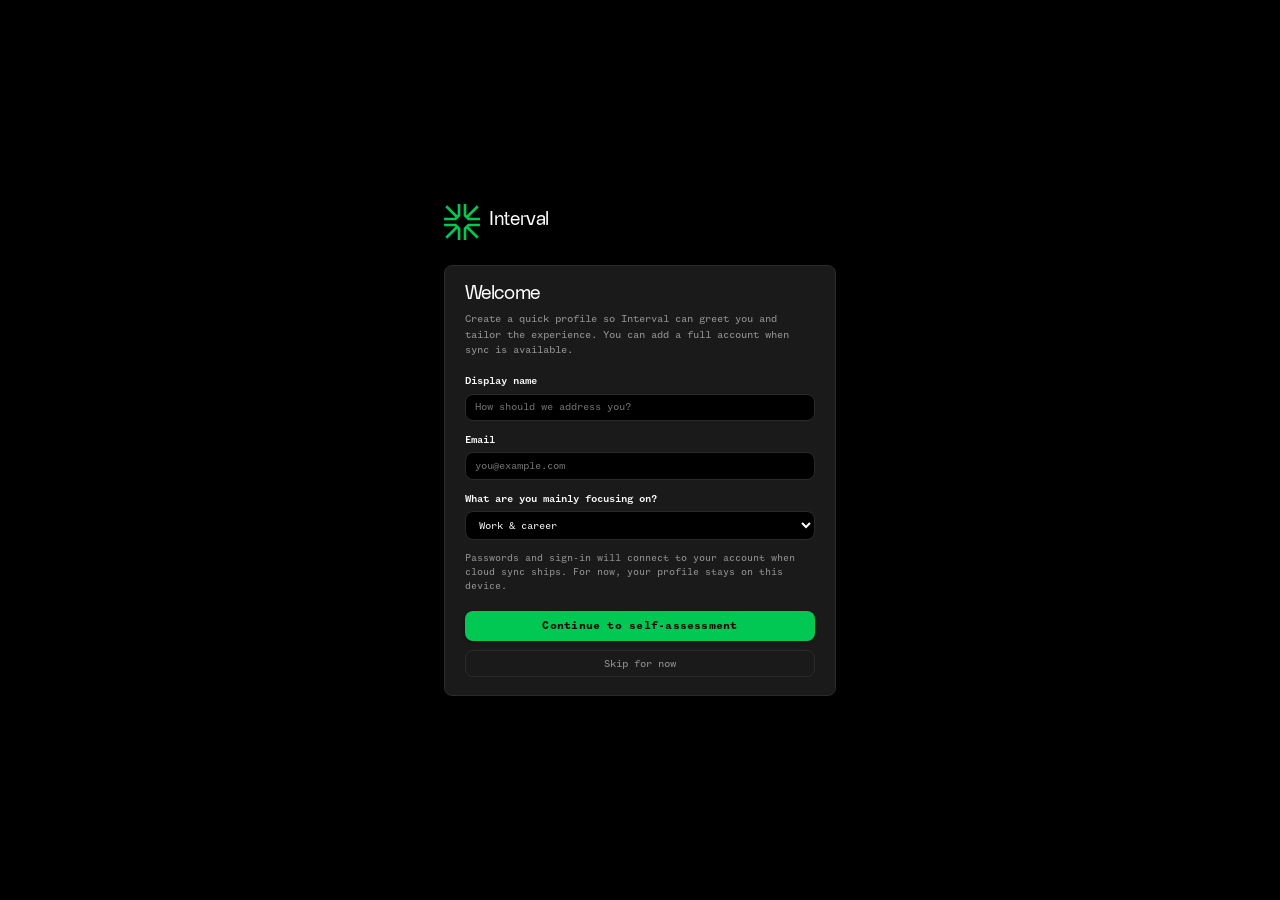
<file: index.html>
﻿<!DOCTYPE html>
<html lang="en" data-theme="dark">
  <head>
    <meta charset="utf-8" />
    <meta name="viewport" content="width=device-width, initial-scale=1" />
    <title>Interval — Dashboard</title>
    <script src="js/onboarding-guard.js"></script>
    <script>
      (function () {
        try {
          var t = localStorage.getItem("interval_theme");
          if (t === "light" || t === "amber") {
            document.documentElement.setAttribute("data-theme", t);
          }
          var ts = localStorage.getItem("interval_text_scale");
          if (ts === "sm" || ts === "lg") {
            document.documentElement.setAttribute("data-text-scale", ts);
          }
          var motion = localStorage.getItem("interval_motion");
          var reduce = false;
          if (motion === "reduce") reduce = true;
          else if (motion === "full") reduce = false;
          else if (window.matchMedia("(prefers-reduced-motion: reduce)").matches) reduce = true;
          if (reduce) document.documentElement.setAttribute("data-reduced-motion", "reduce");
          var nl = localStorage.getItem("interval_nav_layout");
          if (nl === "top") document.documentElement.setAttribute("data-nav-layout", "top");
        } catch (e) {}
      })();
    </script>
    <link rel="stylesheet" href="css/live-session.css" />
    <link rel="stylesheet" href="css/dashboard.css" />
  </head>
  <body class="page-dashboard">
    <div class="app">
      <aside class="sidebar" aria-label="Main navigation">
        <div class="sidebar__brand">
          <svg class="sidebar__logo" viewBox="0 0 268.71 269.64" aria-hidden="true" fill="currentColor">
            <polygon points="268.71 102.06 268.71 121.9 179.49 121.9 170.39 112.81 156.37 98.78 146.81 89.22 146.81 0 166.65 0 166.65 81.01 170.39 84.75 245.59 9.55 259.62 23.58 184.42 98.78 187.71 102.06 268.71 102.06"/>
            <polygon points="121.9 180.41 121.9 269.64 102.06 269.64 102.06 188.63 98.31 184.89 23.12 260.08 9.09 246.05 84.29 170.86 81 167.57 0 167.57 0 147.73 89.22 147.73 121.9 180.41"/>
            <polygon points="121.9 0 121.9 89.22 112.34 98.78 98.32 112.81 89.22 121.9 0 121.9 0 102.06 81 102.06 84.29 98.77 9.13 23.62 23.16 9.6 98.31 84.75 102.06 81.01 102.06 0 121.9 0"/>
            <polygon points="187.71 167.57 184.42 170.86 259.66 246.1 245.63 260.12 170.4 184.89 166.65 188.63 166.65 269.64 146.81 269.64 146.81 180.41 179.49 147.73 268.71 147.73 268.71 167.57 187.71 167.57"/>
          </svg>
          <span class="sidebar__title">Interval</span>
        </div>
        <nav class="sidebar__nav">
          <a class="sidebar__link sidebar__link--active" href="index.html" aria-current="page">
            <svg class="sidebar__icon" viewBox="0 0 24 24" fill="currentColor"><polygon points="2,2 11,2 11,8 8,11 2,11"/><polygon points="13,2 22,2 22,11 16,11 13,8"/><polygon points="2,13 8,13 11,16 11,22 2,22"/><polygon points="16,13 22,13 22,22 13,22 13,16"/></svg>
            Dashboard
          </a>
          <a class="sidebar__link" href="tracker.html">
            <svg class="sidebar__icon" viewBox="0 0 24 24" fill="currentColor"><polygon points="2,2 9,2 9,4.5 4.5,4.5 4.5,9 2,9"/><polygon points="15,2 22,2 22,9 19.5,9 19.5,4.5 15,4.5"/><polygon points="2,15 4.5,15 4.5,19.5 9,19.5 9,22 2,22"/><polygon points="19.5,15 22,15 22,22 15,22 15,19.5 19.5,19.5"/><rect x="10" y="10" width="4" height="4"/></svg>
            Tracker
          </a>
          <a class="sidebar__link" href="calendar.html">
            <svg class="sidebar__icon" viewBox="0 0 24 24" fill="currentColor"><polygon points="4,7 6,5 18,5 20,7 20,21 4,21"/><rect x="8" y="2" width="2.5" height="6"/><rect x="13.5" y="2" width="2.5" height="6"/><rect x="6" y="11" width="3" height="2"/><rect x="10.5" y="11" width="3" height="2"/><rect x="15" y="11" width="3" height="2"/><rect x="6" y="15" width="3" height="2"/><rect x="10.5" y="15" width="3" height="2"/></svg>
            Calendar
          </a>
          <a class="sidebar__link" href="guide.html">
            <svg class="sidebar__icon" viewBox="0 0 24 24" fill="currentColor"><path fill-rule="evenodd" d="M4 2L17 2L22 7L22 22L4 22ZM7 10L17 10L17 12L7 12ZM7 14L15 14L15 16L7 16Z"/></svg>
            Guide
          </a>
        </nav>
        <div class="sidebar__footer">
          <a class="sidebar__link" href="settings.html">
            <svg class="sidebar__icon" viewBox="0 0 24 24" fill="currentColor"><path fill-rule="evenodd" d="M9 2L15 2L20 7L20 17L15 22L9 22L4 17L4 7ZM9 9L15 9L15 15L9 15Z"/></svg>
            Settings
          </a>
        </div>
      </aside>

      <div class="main main--dashboard">
        <header class="main__header main__header--dashboard">
          <div class="dashboard-intro">
            <h1 class="main__title">Dashboard</h1>
            <p id="dashboard-motivation" class="dashboard-motivation" aria-live="polite"></p>
          </div>
        </header>

        <nav class="dashboard-tiles" aria-label="App areas">
          <a class="dashboard-tile" href="tracker.html">
            <div class="dashboard-tile__thumb">
              <svg viewBox="0 0 160 100" xmlns="http://www.w3.org/2000/svg" aria-hidden="true">
                <rect width="160" height="100" fill="var(--bg)"/>
                <line x1="16" y1="36" x2="148" y2="36" stroke="var(--chart-grid-stroke)" stroke-width="0.75" stroke-dasharray="3 5"/>
                <line x1="16" y1="68" x2="148" y2="68" stroke="var(--chart-grid-stroke)" stroke-width="0.75" stroke-dasharray="3 5"/>
                <defs>
                  <linearGradient id="dtt-g" x1="0" y1="0" x2="1" y2="0">
                    <stop offset="0%" stop-color="var(--deep)"/>
                    <stop offset="60%" stop-color="var(--focused)"/>
                    <stop offset="100%" stop-color="var(--neutral)"/>
                  </linearGradient>
                </defs>
                <polyline points="16,76 44,76 44,50 72,50 72,38 100,38 100,22 128,22 128,36 148,20"
                          fill="none" stroke="url(#dtt-g)" stroke-width="4.5"
                          stroke-linejoin="miter" stroke-linecap="square"/>
              </svg>
            </div>
            <div class="dashboard-tile__body">
              <h2 class="dashboard-tile__title">Tracker</h2>
              <p class="dashboard-tile__desc">Run reflective focus sessions, view the stability curve, and log distractions.</p>
            </div>
          </a>

          <a class="dashboard-tile" href="calendar.html">
            <div class="dashboard-tile__thumb">
              <svg viewBox="0 0 160 100" xmlns="http://www.w3.org/2000/svg" aria-hidden="true">
                <rect width="160" height="100" fill="var(--bg)"/>
                <line x1="14" y1="88" x2="148" y2="88" stroke="var(--chart-grid-stroke)" stroke-width="0.75"/>
                <rect x="14" y="76" width="14" height="12" fill="var(--neutral)" fill-opacity="0.5"/>
                <rect x="34" y="38" width="14" height="50" fill="var(--deep)" fill-opacity="0.65"/>
                <rect x="54" y="58" width="14" height="30" fill="var(--focused)" fill-opacity="0.6"/>
                <rect x="74" y="24" width="14" height="64" fill="var(--deep)" fill-opacity="0.7"/>
                <rect x="94" y="50" width="14" height="38" fill="var(--focused)" fill-opacity="0.55"/>
                <rect x="114" y="70" width="14" height="18" fill="var(--neutral)" fill-opacity="0.45"/>
                <rect x="134" y="44" width="14" height="44" fill="var(--deep)" fill-opacity="0.6"/>
              </svg>
            </div>
            <div class="dashboard-tile__body">
              <h2 class="dashboard-tile__title">Calendar</h2>
              <p class="dashboard-tile__desc">Browse session history by month, week, or day with focus scores.</p>
            </div>
          </a>

          <a class="dashboard-tile" href="guide.html">
            <div class="dashboard-tile__thumb">
              <svg viewBox="0 0 160 100" xmlns="http://www.w3.org/2000/svg" aria-hidden="true">
                <rect width="160" height="100" fill="var(--bg)"/>
                <rect x="16" y="16" width="10" height="10" fill="var(--deep)" fill-opacity="0.7"/>
                <rect x="34" y="19" width="88" height="4" fill="var(--text-muted)" opacity="0.55"/>
                <rect x="16" y="36" width="10" height="10" fill="var(--focused)" fill-opacity="0.65"/>
                <rect x="34" y="39" width="68" height="4" fill="var(--text-muted)" opacity="0.5"/>
                <rect x="16" y="56" width="10" height="10" fill="var(--surface-elevated)" stroke="var(--border-subtle)" stroke-width="1"/>
                <rect x="34" y="59" width="96" height="4" fill="var(--text-muted)" opacity="0.28"/>
                <rect x="16" y="76" width="10" height="10" fill="var(--surface-elevated)" stroke="var(--border-subtle)" stroke-width="1"/>
                <rect x="34" y="79" width="58" height="4" fill="var(--text-muted)" opacity="0.28"/>
              </svg>
            </div>
            <div class="dashboard-tile__body">
              <h2 class="dashboard-tile__title">Guide</h2>
              <p class="dashboard-tile__desc">Personalized recommendations, session presets, and your daily goal log.</p>
            </div>
          </a>
        </nav>
      </div>
    </div>
    <script src="js/profile.js"></script>
    <script src="js/behavior-tracking.js" defer></script>
    <script src="js/theme.js" defer></script>
    <script src="js/app-settings.js" defer></script>
    <script src="js/sidebar-brand.js" defer></script>
    <script src="js/nav-layout.js" defer></script>
    <script src="js/session-calendar.js" defer></script>
    <script src="js/dashboard-motivation.js" defer></script>
  </body>
</html>
</file>
<file: css/live-session.css>
/* Live Session — desktop layout, no utility framework */

@import url("./fonts.css");

:root,
html[data-theme="dark"] {
  --bg: #000000;
  --surface: #1a1a1a;
  --surface-elevated: #222222;
  --border-subtle: #2a2a2a;
  --text: #ffffff;
  --text-muted: #9a9a9a;
  --text-on-deep: #0a0a0a;
  --deep: #00c853;
  --focused: #ffd600;
  --neutral: #ff9100;
  --distracted: #d50000;
  --chart-grid-stroke: #333333;
  --chart-grid-mid: #444444;
  --dist-track-bg: #0d0d0d;
  --sidebar-width: 240px;
  --radius-card: 8px;
  --font-sans: "Rinter", system-ui, sans-serif;
  --font-mono: "Founders Grotesk Mono", ui-monospace, monospace;
  --text-scale-multiplier: 1;
  --font-ui: calc(0.8125rem * var(--text-scale-multiplier));
  --font-caption: calc(0.75rem * var(--text-scale-multiplier));
  --shadow-card: 0 1px 4px rgba(0,0,0,0.45), 0 2px 14px rgba(0,0,0,0.3);
  --shadow-card-hover: 0 4px 18px rgba(0,0,0,0.55), 0 10px 36px rgba(0,0,0,0.35);
  --shadow-sm: 0 1px 3px rgba(0,0,0,0.4);
  --shadow-sm-hover: 0 3px 10px rgba(0,0,0,0.5);
}

html[data-text-scale="sm"] {
  --text-scale-multiplier: 0.92;
}

html[data-text-scale="lg"] {
  --text-scale-multiplier: 1.1;
}

html[data-theme="light"] {
  --bg: #f2f2f2;
  --surface: #ffffff;
  --surface-elevated: #ebebeb;
  --border-subtle: #e0e0e0;
  --text: #141414;
  --text-muted: #616161;
  --text-on-deep: #0a0a0a;
  --deep: #00a344;
  --focused: #c9a000;
  --neutral: #e65100;
  --distracted: #c62828;
  --chart-grid-stroke: #d4d4d4;
  --chart-grid-mid: #b8b8b8;
  --dist-track-bg: #eaeaea;
  --shadow-card: 0 1px 3px rgba(0,0,0,0.07), 0 2px 12px rgba(0,0,0,0.08);
  --shadow-card-hover: 0 4px 16px rgba(0,0,0,0.1), 0 10px 32px rgba(0,0,0,0.08);
  --shadow-sm: 0 1px 3px rgba(0,0,0,0.12);
  --shadow-sm-hover: 0 3px 10px rgba(0,0,0,0.14);
}

/* Amber — warm dark mode that eliminates blue-spectrum light */
html[data-theme="amber"] {
  --bg: #120d00;
  --surface: #1d1500;
  --surface-elevated: #271c00;
  --border-subtle: #382800;
  --text: #f0d070;
  --text-muted: #7a6230;
  --text-on-deep: #0a0800;
  --deep: #00b84a;
  --focused: #d49200;
  --neutral: #c05600;
  --distracted: #b52000;
  --chart-grid-stroke: #2a1e00;
  --chart-grid-mid: #3c2c00;
  --dist-track-bg: #0e0900;
  --sidebar-width: 240px;
  --radius-card: 8px;
  --font-sans: "Rinter", system-ui, sans-serif;
  --font-mono: "Founders Grotesk Mono", ui-monospace, monospace;
  --text-scale-multiplier: 1;
  --font-ui: calc(0.8125rem * var(--text-scale-multiplier));
  --font-caption: calc(0.75rem * var(--text-scale-multiplier));
  --shadow-card: 0 1px 4px rgba(0,0,0,0.5), 0 2px 14px rgba(0,0,0,0.35);
  --shadow-card-hover: 0 4px 18px rgba(0,0,0,0.6), 0 10px 36px rgba(0,0,0,0.4);
  --shadow-sm: 0 1px 3px rgba(0,0,0,0.45);
  --shadow-sm-hover: 0 3px 10px rgba(0,0,0,0.55);
}

*,
*::before,
*::after {
  box-sizing: border-box;
}

html,
body {
  margin: 0;
  min-height: 100%;
  background: var(--bg);
  color: var(--text);
  font-family: var(--font-mono);
  font-size: 14px;
  font-weight: 400;
  line-height: 1.45;
  -webkit-font-smoothing: antialiased;
}

a {
  color: inherit;
  text-decoration: none;
}

button {
  font-family: inherit;
  cursor: pointer;
}

.app {
  display: flex;
  min-height: 100vh;
}

/* ——— Sidebar ——— */

.sidebar {
  width: var(--sidebar-width);
  flex-shrink: 0;
  background: var(--surface);
  border-right: 1px solid var(--border-subtle);
  display: flex;
  flex-direction: column;
  padding: 1.5rem 1rem 1.25rem;
}

.sidebar__brand {
  display: flex;
  align-items: center;
  gap: 0.65rem;
  padding: 0 0.5rem 1.5rem;
  border-bottom: 1px solid var(--border-subtle);
  margin-bottom: 1rem;
  user-select: none;
}

.sidebar__logo {
  width: 28px;
  height: 28px;
  flex-shrink: 0;
  color: var(--deep);
}

.sidebar__title {
  font-family: var(--font-sans);
  font-size: 1.25rem;
  font-weight: 500;
  letter-spacing: -0.02em;
}

.sidebar__nav {
  display: flex;
  flex-direction: column;
  gap: 0.35rem;
  flex: 1;
}

.sidebar__link {
  display: flex;
  align-items: center;
  gap: 0.65rem;
  padding: 0.55rem 0.65rem;
  border-radius: var(--radius-card);
  color: var(--text);
  transition: background 0.15s ease, color 0.15s ease;
}

.sidebar__link:hover {
  background: var(--surface-elevated);
}

.sidebar__link--active {
  background: var(--deep);
  color: var(--text-on-deep);
}

.sidebar__link--active:hover {
  background: var(--deep);
  filter: brightness(1.06);
}

.sidebar__icon {
  width: 18px;
  height: 18px;
  flex-shrink: 0;
  opacity: 0.9;
}

.sidebar__link--active .sidebar__icon {
  color: var(--text-on-deep);
  opacity: 1;
}

.sidebar__footer {
  display: flex;
  flex-direction: column;
  gap: 0.35rem;
  padding-top: 1rem;
  border-top: 1px solid var(--border-subtle);
}

.sidebar__settings {
  display: flex;
  flex-direction: column;
  gap: 0.35rem;
}

.sidebar__settings-trigger {
  width: 100%;
  border: none;
  background: none;
  font: inherit;
  text-align: left;
  cursor: pointer;
}

.sidebar__settings-panel {
  padding: 0.5rem 0.65rem 0.75rem;
  margin: 0 0 0.15rem;
  border-radius: var(--radius-card);
  background: var(--surface-elevated);
  box-shadow: var(--shadow-card);
  max-height: min(70vh, 22rem);
  overflow-y: auto;
}

.settings-field {
  display: flex;
  flex-direction: column;
  gap: 0.5rem;
}

.settings-field__label {
  font-size: 0.6875rem;
  font-weight: 500;
  letter-spacing: 0.06em;
  text-transform: uppercase;
  color: var(--text-muted);
}

.theme-switch-row {
  display: flex;
  align-items: center;
  justify-content: space-between;
  gap: 0.75rem;
}

.theme-switch-row__text {
  font-size: 0.8125rem;
  color: var(--text);
}

.theme-switch {
  position: relative;
  width: 44px;
  height: 24px;
  flex-shrink: 0;
  border: none;
  border-radius: 999px;
  padding: 0;
  cursor: pointer;
  background: var(--border-subtle);
  transition: background 0.2s ease;
}

.theme-switch[aria-checked="true"] {
  background: var(--deep);
}

.theme-switch:focus-visible {
  outline: 2px solid var(--deep);
  outline-offset: 2px;
}

.theme-switch__knob {
  position: absolute;
  top: 3px;
  left: 3px;
  width: 18px;
  height: 18px;
  border-radius: 50%;
  background: var(--surface);
  box-shadow: 0 1px 3px rgba(0, 0, 0, 0.35);
  transition: transform 0.2s ease;
  pointer-events: none;
}

.theme-switch[aria-checked="true"] .theme-switch__knob {
  transform: translateX(20px);
  background: var(--text-on-deep);
}

html[data-theme="light"] .theme-switch[aria-checked="false"] .theme-switch__knob {
  background: #ffffff;
}

.sidebar__settings-panel .settings-field:not(:first-child) {
  margin-top: 0.65rem;
  padding-top: 0.65rem;
  border-top: 1px solid var(--border-subtle);
}

.settings-select {
  width: 100%;
  max-width: 100%;
  font-family: inherit;
  font-size: 0.8125rem;
  padding: 0.35rem 0.45rem;
  border-radius: var(--radius-card);
  border: 1px solid var(--border-subtle);
  background: var(--surface);
  color: var(--text);
}

.settings-select:focus-visible {
  outline: 2px solid var(--deep);
  outline-offset: 1px;
}

.settings-btn {
  display: block;
  width: 100%;
  margin-top: 0.35rem;
  padding: 0.4rem 0.55rem;
  font-family: inherit;
  font-size: 0.8125rem;
  border-radius: var(--radius-card);
  border: 1px solid var(--border-subtle);
  background: var(--surface);
  color: var(--text);
}

.settings-btn:hover {
  background: var(--surface-elevated);
  border-color: var(--text-muted);
}

.settings-btn:focus-visible {
  outline: 2px solid var(--deep);
  outline-offset: 1px;
}

html[data-reduced-motion="reduce"] *,
html[data-reduced-motion="reduce"] *::before,
html[data-reduced-motion="reduce"] *::after {
  animation-duration: 0.001ms !important;
  animation-iteration-count: 1 !important;
  transition-duration: 0.001ms !important;
  scroll-behavior: auto !important;
}

/* ——— Main ——— */

.main {
  flex: 1;
  min-width: 0;
  display: flex;
  flex-direction: column;
  padding: 1.5rem 1.75rem 1.75rem;
}

.main__header {
  display: flex;
  flex-wrap: wrap;
  align-items: center;
  gap: 1rem 1.5rem;
  margin-bottom: 1.5rem;
}

.main__title {
  font-family: var(--font-sans);
  font-size: clamp(1.75rem, 3vw, 2.25rem);
  font-weight: 500;
  letter-spacing: -0.03em;
  margin: 0;
  line-height: 1.1;
}

.main__header-spacer {
  flex: 1;
  min-width: 0;
}

.header-actions {
  display: flex;
  align-items: center;
  gap: 0.65rem;
}


.btn-primary {
  border: none;
  border-radius: var(--radius-card);
  padding: 0.65rem 1.15rem;
  background: var(--deep);
  color: var(--text-on-deep);
  font-size: var(--font-ui);
  font-weight: 600;
  letter-spacing: 0.02em;
  box-shadow: var(--shadow-sm);
  transition: filter 0.15s ease, transform 0.1s ease, box-shadow 0.15s ease;
}

.btn-primary:hover {
  filter: brightness(1.08);
  box-shadow: var(--shadow-sm-hover);
  transform: translateY(-1px);
}

.btn-primary:active {
  transform: scale(0.99) translateY(0);
  box-shadow: var(--shadow-sm);
}

.btn-primary--end {
  background: var(--distracted);
}

.btn-secondary {
  border: 1px solid var(--border-subtle);
  border-radius: var(--radius-card);
  padding: 0.65rem 1.15rem;
  background: transparent;
  color: var(--text-muted);
  font-size: var(--font-ui);
  font-weight: 500;
  letter-spacing: 0.02em;
  transition: border-color 0.15s ease, color 0.15s ease, background 0.15s ease, box-shadow 0.15s ease, transform 0.1s ease;
}

.btn-secondary:hover {
  border-color: var(--text-muted);
  color: var(--text);
  box-shadow: var(--shadow-sm);
  transform: translateY(-1px);
}

.btn-secondary:active {
  transform: scale(0.99) translateY(0);
  box-shadow: none;
}

.btn-secondary:disabled {
  opacity: 0.45;
  cursor: not-allowed;
}

.btn-secondary--active {
  border-color: var(--deep);
  color: var(--deep);
}

.btn-secondary--active:hover {
  border-color: var(--deep);
  color: var(--deep);
  background: color-mix(in srgb, var(--deep) 8%, transparent);
}

/* HR BPM pill (appears in header-meta when device is connected) */
.hr-bpm-pill {
  color: var(--deep);
  border-color: var(--deep);
}

.hr-ecg-icon {
  width: 18px;
  height: 18px;
  flex-shrink: 0;
  stroke: var(--deep);
}

.header-meta {
  display: flex;
  align-items: center;
  gap: 0.65rem;
  flex-wrap: wrap;
}

.pill {
  display: inline-flex;
  align-items: center;
  gap: 0.5rem;
  padding: 0.45rem 0.85rem;
  background: var(--surface);
  border-radius: 999px;
  font-size: var(--font-ui);
  color: var(--text-muted);
  border: 1px solid var(--border-subtle);
}

.pill__dot {
  width: 8px;
  height: 8px;
  border-radius: 2px;
  background: var(--text-muted);
  flex-shrink: 0;
  transition: background 0.3s ease;
}

.pill__dot--pulse {
  background: var(--deep);
  animation: dot-pulse 2s ease-in-out infinite;
}

@keyframes dot-pulse {
  0%, 100% { opacity: 1; }
  50% { opacity: 0.35; }
}

.pill__time {
  color: var(--text);
  font-variant-numeric: tabular-nums;
}

/* ——— Dashboard grid ——— */

.dashboard-grid {
  display: grid;
  grid-template-columns: minmax(0, 1fr) minmax(0, 1fr) 260px;
  grid-template-rows: minmax(220px, 1fr) minmax(220px, 1fr) auto;
  gap: 1rem;
  flex: 1;
  min-height: 0;
}

.card {
  background: var(--surface);
  border-radius: var(--radius-card);
  box-shadow: var(--shadow-card);
  padding: 1rem 1.1rem;
  display: flex;
  flex-direction: column;
  min-height: 0;
}

.card__title {
  margin: 0 0 0.75rem;
  padding-bottom: 0.65rem;
  border-bottom: 1px solid var(--border-subtle);
  font-size: var(--font-ui);
  font-weight: 500;
  color: var(--text);
  letter-spacing: 0.04em;
  text-transform: none;
}

.card__title--sr-only {
  position: absolute;
  width: 1px;
  height: 1px;
  padding: 0;
  margin: -1px;
  overflow: hidden;
  clip: rect(0, 0, 0, 0);
  white-space: nowrap;
  border: 0;
}

.card__hint {
  margin: -0.35rem 0 0.65rem;
  font-size: var(--font-caption);
  line-height: 1.4;
  color: var(--text-muted);
}

/* Grid placement */
.cell-stability {
  grid-column: 1 / 3;
  grid-row: 1 / 3;
}

.cell-distraction {
  grid-column: 3;
  grid-row: 1;
}

.cell-session {
  grid-column: 3;
  grid-row: 2;
}

.cell-curve-key {
  grid-column: 1;
  grid-row: 3;
}

.cell-distribution {
  grid-column: 2;
  grid-row: 3;
}

.cell-friction {
  position: relative;
  grid-column: 3;
  grid-row: 3;
}

/* Stability chart */
.stability-chart-wrap {
  flex: 1;
  min-height: 260px;
  position: relative;
}

.stability-chart {
  width: 100%;
  height: 100%;
  display: block;
}

.stability-chart__axis-y {
  fill: var(--text-muted);
  font-family: var(--font-mono);
  letter-spacing: 0.07em;
  /* font-size is set as an SVG attribute (8.5 user units) so it scales
     proportionally with the viewBox rather than staying fixed in CSS px */
}

.stability-chart__axis-x {
  fill: var(--text-muted);
  font-size: var(--font-caption);
  font-family: var(--font-mono);
}

.stability-chart__grid {
  stroke: var(--chart-grid-stroke);
  stroke-width: 1;
  stroke-dasharray: 4 6;
  fill: none;
}

.stability-chart__grid--mid {
  stroke: var(--chart-grid-mid);
}

.stability-chart__marker-line {
  stroke: var(--distracted);
  stroke-dasharray: 4 4;
  opacity: 0.6;
}

.stability-chart__empty-msg {
  fill: var(--text-muted);
  font-size: var(--font-caption);
  font-family: var(--font-mono);
  letter-spacing: 0.04em;
}

/* Distraction list */
.distraction-list {
  list-style: none;
  margin: 0;
  padding: 0;
  display: flex;
  flex-direction: column;
  gap: 0.85rem;
}

.distraction-list__item {
  display: flex;
  align-items: flex-start;
  gap: 0.65rem;
  font-size: var(--font-ui);
}

.distraction-list__icon {
  width: 22px;
  height: 22px;
  flex-shrink: 0;
  color: var(--distracted);
  margin-top: 0.1rem;
}

.distraction-list__body {
  display: flex;
  flex-direction: column;
  gap: 0.2rem;
  min-width: 0;
}

.distraction-list__label {
  color: var(--text);
  font-weight: 500;
}

.distraction-list__time {
  font-size: var(--font-caption);
  color: var(--text-muted);
  font-variant-numeric: tabular-nums;
}

.distraction-list__empty {
  font-size: var(--font-ui);
  color: var(--text-muted);
  list-style: none;
  margin: 0;
  padding: 0.25rem 0 0;
}

/* Curve key — matches stability chart Y-axis bands */
.curve-key {
  display: flex;
  gap: 0.85rem;
  align-items: stretch;
  flex: 1;
  min-height: 0;
  margin-top: 0.15rem;
}

.curve-key__gradient {
  width: 14px;
  border-radius: 4px;
  flex-shrink: 0;
  border: 1px solid var(--border-subtle);
  background: linear-gradient(
    to bottom,
    var(--deep) 0%,
    var(--focused) 33%,
    var(--neutral) 66%,
    var(--distracted) 100%
  );
}

.curve-key__labels {
  list-style: none;
  margin: 0;
  padding: 0;
  display: flex;
  flex-direction: column;
  justify-content: space-between;
  flex: 1;
  font-size: var(--font-ui);
  color: var(--text);
  line-height: 1.25;
  min-height: 7.5rem;
}

.curve-key__labels li {
  display: flex;
  align-items: center;
  gap: 0.5rem;
}

.curve-key__swatch {
  width: 10px;
  height: 10px;
  border-radius: 2px;
  flex-shrink: 0;
}

.curve-key__swatch--deep {
  background: var(--deep);
}
.curve-key__swatch--focused {
  background: var(--focused);
}
.curve-key__swatch--neutral {
  background: var(--neutral);
}
.curve-key__swatch--distracted {
  background: var(--distracted);
}

/* Session summary */
.summary-lines {
  display: flex;
  flex-direction: column;
  gap: 0.5rem;
  font-size: var(--font-ui);
  font-variant-numeric: tabular-nums;
}

.summary-lines__row {
  display: flex;
  justify-content: space-between;
  gap: 1rem;
}

.summary-lines__label {
  color: var(--text-muted);
}

.summary-lines__value {
  color: var(--text);
}

/* Distribution bars */
.distribution {
  display: flex;
  flex-direction: column;
  gap: 0.65rem;
}

.distribution__row {
  display: grid;
  grid-template-columns: 72px 1fr auto;
  align-items: center;
  gap: 0.65rem;
}

.distribution__label {
  font-size: var(--font-ui);
  color: var(--text-muted);
}

.distribution__track {
  height: 10px;
  background: var(--dist-track-bg);
  border-radius: 999px;
  overflow: hidden;
  border: 1px solid var(--border-subtle);
}

.distribution__fill {
  height: 100%;
  border-radius: 999px;
  min-width: 4px;
  transition: width 0.4s ease;
}

.distribution__fill--deep {
  background: var(--deep);
}
.distribution__fill--focused {
  background: var(--focused);
}
.distribution__fill--neutral {
  background: var(--neutral);
}
.distribution__fill--distracted {
  background: var(--distracted);
}

.distribution__time {
  font-size: var(--font-ui);
  font-variant-numeric: tabular-nums;
  color: var(--text);
  min-width: 3.5rem;
  text-align: right;
}

/* Friction flag */
.btn-friction {
  width: 100%;
  flex: 1;
  min-height: 72px;
  border: none;
  border-radius: var(--radius-card);
  background: var(--distracted);
  color: var(--text);
  font-family: var(--font-mono);
  font-size: var(--font-ui);
  font-weight: 600;
  letter-spacing: 0.04em;
  text-transform: none;
  box-shadow: var(--shadow-sm);
  transition: filter 0.15s ease, transform 0.15s ease, box-shadow 0.15s ease;
}

.btn-friction:hover {
  filter: brightness(1.12);
  box-shadow: var(--shadow-sm-hover);
  transform: translateY(-1px);
}

.btn-friction:active {
  transform: scale(0.995) translateY(0);
  box-shadow: var(--shadow-sm);
}

.btn-friction:disabled {
  opacity: 0.45;
  cursor: not-allowed;
  filter: none;
  transform: none;
}

.btn-friction:disabled:hover {
  filter: none;
}

/* Friction picker dialog */
.friction-dialog {
  max-width: min(400px, calc(100vw - 2rem));
  padding: 0;
  border: none;
  border-radius: var(--radius-card);
  background: var(--surface);
  color: var(--text);
  box-shadow: var(--shadow-card-hover);
}

.friction-dialog::backdrop {
  background: rgba(0, 0, 0, 0.55);
  backdrop-filter: blur(2px);
}

.friction-dialog__inner {
  padding: 1.1rem 1.15rem 1rem;
}

.friction-dialog__title {
  margin: 0 0 0.35rem;
  font-size: var(--font-ui);
  font-weight: 600;
  letter-spacing: 0.02em;
}

.friction-dialog__hint {
  margin: 0 0 1rem;
  font-size: var(--font-caption);
  line-height: 1.4;
  color: var(--text-muted);
}

.friction-dialog__options {
  display: flex;
  flex-direction: column;
  gap: 0.5rem;
}

.friction-option {
  display: flex;
  align-items: center;
  gap: 0.75rem;
  width: 100%;
  padding: 0.65rem 0.75rem;
  border: 1px solid var(--border-subtle);
  border-radius: 10px;
  background: var(--surface-elevated, var(--surface));
  color: var(--text);
  font-family: inherit;
  font-size: var(--font-ui);
  text-align: left;
  cursor: pointer;
  transition: border-color 0.15s ease, background 0.15s ease;
}

.friction-option:hover {
  border-color: var(--distracted);
  background: color-mix(in srgb, var(--distracted) 12%, var(--surface));
}

.friction-option__icon {
  display: flex;
  width: 36px;
  height: 36px;
  flex-shrink: 0;
  align-items: center;
  justify-content: center;
  border-radius: 8px;
  background: color-mix(in srgb, var(--distracted) 18%, transparent);
  color: var(--distracted);
}

.friction-option__icon svg {
  width: 22px;
  height: 22px;
}

.friction-option__label {
  flex: 1;
  line-height: 1.3;
}

.friction-dialog__cancel {
  margin-top: 0.85rem;
  width: 100%;
  padding: 0.55rem 0.75rem;
  border: 1px solid var(--border-subtle);
  border-radius: 10px;
  background: transparent;
  color: var(--text-muted);
  font-family: var(--font-mono);
  font-size: var(--font-caption);
  cursor: pointer;
  transition: color 0.15s ease, border-color 0.15s ease;
}

.friction-dialog__cancel:hover {
  color: var(--text);
  border-color: var(--text-muted);
}

/* Friction dialog: step 2 — duration refinement */
.friction-dialog__back {
  display: inline-flex;
  align-items: center;
  gap: 0.3rem;
  margin: 0 0 0.85rem;
  padding: 0;
  border: none;
  background: transparent;
  color: var(--text-muted);
  font-family: var(--font-mono);
  font-size: var(--font-caption);
  cursor: pointer;
  transition: color 0.15s ease;
}

.friction-dialog__back:hover {
  color: var(--text);
}

.friction-dialog__duration-options {
  display: flex;
  flex-direction: column;
  gap: 0.45rem;
}

.friction-duration-btn {
  display: flex;
  flex-direction: column;
  gap: 0.1rem;
  width: 100%;
  padding: 0.65rem 0.8rem;
  border: 1px solid var(--border-subtle);
  border-radius: 10px;
  background: var(--surface-elevated, var(--surface));
  color: var(--text);
  font-family: var(--font-mono);
  text-align: left;
  cursor: pointer;
  transition: border-color 0.15s ease, background 0.15s ease;
}

.friction-duration-btn:hover {
  border-color: var(--neutral);
  background: color-mix(in srgb, var(--neutral) 10%, var(--surface));
}

.friction-duration-btn__label {
  font-size: var(--font-ui);
  font-weight: 500;
  color: var(--text);
}

.friction-duration-btn__sub {
  font-size: var(--font-caption);
  color: var(--text-muted);
}

/* Session summary modal */
.session-summary-dialog {
  max-width: min(460px, calc(100vw - 2rem));
  padding: 0;
  border: none;
  border-radius: var(--radius-card);
  background: var(--surface);
  color: var(--text);
  box-shadow: var(--shadow-card-hover);
}

.session-summary-dialog::backdrop {
  background: rgba(0, 0, 0, 0.62);
  backdrop-filter: blur(3px);
}

.session-summary__inner {
  padding: 1.5rem 1.4rem 1.35rem;
  display: flex;
  flex-direction: column;
  gap: 1.15rem;
}

.session-summary__date {
  margin: 0;
  font-size: var(--font-caption);
  color: var(--text-muted);
  letter-spacing: 0.05em;
}

.session-summary__heading {
  margin: -0.4rem 0 0;
  font-size: 1.1rem;
  font-weight: 600;
  letter-spacing: 0.01em;
}

.session-summary__scores {
  display: flex;
  align-items: stretch;
  border: 1px solid var(--border-subtle);
  border-radius: var(--radius-card);
  overflow: hidden;
}

.session-summary__score-block {
  flex: 1;
  display: flex;
  flex-direction: column;
  align-items: center;
  gap: 0.28rem;
  padding: 0.9rem 0.5rem 0.8rem;
}

.session-summary__score-divider {
  width: 1px;
  background: var(--border-subtle);
  flex-shrink: 0;
}

.session-summary__score-value {
  font-size: 1.25rem;
  font-weight: 600;
  font-variant-numeric: tabular-nums;
  letter-spacing: -0.01em;
  transition: color 0.2s ease;
}

.session-summary__score-label {
  font-size: var(--font-caption);
  color: var(--text-muted);
  letter-spacing: 0.04em;
  text-align: center;
}

/* Distribution bars inside the summary modal */
.session-summary__dist-wrap {
  display: flex;
  flex-direction: column;
  gap: 0.6rem;
}

.summary-dist__row {
  display: grid;
  grid-template-columns: 72px 1fr auto;
  align-items: center;
  gap: 0.65rem;
}

.summary-dist__label {
  font-size: var(--font-ui);
  color: var(--text-muted);
}

.summary-dist__track {
  height: 8px;
  background: var(--dist-track-bg);
  border-radius: 999px;
  overflow: hidden;
  border: 1px solid var(--border-subtle);
}

.summary-dist__fill {
  height: 100%;
  border-radius: 999px;
  min-width: 4px;
}

.summary-dist__time {
  font-size: var(--font-ui);
  font-variant-numeric: tabular-nums;
  color: var(--text);
  min-width: 3rem;
  text-align: right;
}

.session-summary__done {
  width: 100%;
  margin-top: 0.15rem;
}

@media (max-width: 1100px) {
  .dashboard-grid {
    grid-template-columns: 1fr 1fr;
    grid-template-rows: auto;
  }

  .cell-stability {
    grid-column: 1 / -1;
    grid-row: auto;
    min-height: 320px;
  }

  .cell-distraction {
    grid-column: 1;
    grid-row: auto;
  }

  .cell-session {
    grid-column: 2;
    grid-row: auto;
  }

  .cell-curve-key {
    grid-column: 1;
    grid-row: auto;
  }

  .cell-distribution {
    grid-column: 2;
    grid-row: auto;
  }

  .cell-friction {
    grid-column: 1 / -1;
  }
}

/* ——— Top nav layout ——— */

html[data-nav-layout="top"] .app {
  flex-direction: column;
}

html[data-nav-layout="top"] .sidebar {
  width: 100%;
  flex-direction: row;
  align-items: center;
  border-right: none;
  border-bottom: 1px solid var(--border-subtle);
  padding: 0 1.25rem;
  height: 52px;
  flex-shrink: 0;
  position: sticky;
  top: 0;
  z-index: 100;
  overflow: hidden;
}

html[data-nav-layout="top"] .sidebar__brand {
  border-bottom: none;
  padding: 0 1rem 0 0;
  margin: 0 0.5rem 0 0;
  border-right: 1px solid var(--border-subtle);
}

html[data-nav-layout="top"] .sidebar__nav {
  flex-direction: row;
  flex: 1;
  gap: 0.15rem;
  overflow-x: auto;
  scrollbar-width: none;
}

html[data-nav-layout="top"] .sidebar__nav::-webkit-scrollbar {
  display: none;
}

html[data-nav-layout="top"] .sidebar__link {
  padding: 0.4rem 0.75rem;
  white-space: nowrap;
}

html[data-nav-layout="top"] .sidebar__footer {
  flex-direction: row;
  gap: 0.15rem;
  border-top: none;
  border-left: 1px solid var(--border-subtle);
  padding: 0 0 0 1rem;
  margin-left: 0.5rem;
}

/* ——— Mobile nav toggle ——— */

.mobile-nav-toggle {
  display: none;
  align-items: center;
  justify-content: center;
  width: 34px;
  height: 34px;
  border: 1px solid var(--border-subtle);
  border-radius: var(--radius-card);
  background: transparent;
  color: var(--text);
  cursor: pointer;
  flex-shrink: 0;
  transition: background 0.15s ease;
}

.mobile-nav-toggle:hover {
  background: var(--surface-elevated);
}

.mobile-nav-toggle:focus-visible {
  outline: 2px solid var(--deep);
  outline-offset: 2px;
}

/* ——— Sidebar overlay (left nav drawer) ——— */

.sidebar-overlay {
  display: none;
  position: fixed;
  inset: 0;
  background: rgba(0, 0, 0, 0.55);
  z-index: 150;
  backdrop-filter: blur(1px);
  -webkit-backdrop-filter: blur(1px);
}

/* ——— Mobile (≤ 640px) ——— */

@media (max-width: 640px) {
  .mobile-nav-toggle {
    display: flex;
  }

  /* Left nav: slide-in drawer */
  html:not([data-nav-layout="top"]) .sidebar {
    position: fixed;
    top: 0;
    left: 0;
    height: 100%;
    z-index: 200;
    transform: translateX(-100%);
    transition: transform 0.25s ease;
  }

  html:not([data-nav-layout="top"]) .sidebar.sidebar--open {
    transform: translateX(0);
  }

  html:not([data-nav-layout="top"]) .sidebar-overlay {
    display: block;
    opacity: 0;
    pointer-events: none;
    transition: opacity 0.25s ease;
  }

  html:not([data-nav-layout="top"]) .sidebar-overlay.sidebar-overlay--open {
    opacity: 1;
    pointer-events: auto;
  }

  .main {
    padding: 1rem;
  }

  /* Top nav on mobile: brand row + hamburger, links collapse below */
  html[data-nav-layout="top"] .sidebar {
    height: auto;
    flex-wrap: wrap;
    overflow: visible;
    padding: 0.65rem 1rem;
  }

  html[data-nav-layout="top"] .sidebar__brand {
    flex: 1;
    border-right: none;
    padding-right: 0;
    margin-right: 0;
  }

  html[data-nav-layout="top"] .sidebar__nav {
    display: none;
    flex: 0 0 100%;
    order: 10;
    flex-direction: row;
    flex-wrap: wrap;
    gap: 0.25rem;
    padding: 0.5rem 0 0;
    border-top: 1px solid var(--border-subtle);
    overflow-x: visible;
    scrollbar-width: auto;
  }

  html[data-nav-layout="top"] .sidebar__footer {
    display: none;
    flex: 0 0 100%;
    order: 11;
    flex-direction: row;
    flex-wrap: wrap;
    gap: 0.25rem;
    border-left: none;
    border-top: 1px solid var(--border-subtle);
    padding: 0.5rem 0 0;
    margin-left: 0;
  }

  html[data-nav-layout="top"] .sidebar.sidebar--open .sidebar__nav,
  html[data-nav-layout="top"] .sidebar.sidebar--open .sidebar__footer {
    display: flex;
  }
}

/* ─── Tracking mode: visibility helpers ──────────────────────────────────────── */

/* Active-only elements are hidden by default (reflective is the default) */
.mode--active-only {
  display: none;
}

html[data-tracking-mode="active"] .mode--reflective-only {
  display: none;
}

/* Restore active-only elements by element type */
html[data-tracking-mode="active"] span.mode--active-only {
  display: inline;
}

html[data-tracking-mode="active"] section.mode--active-only {
  display: flex;
}

/* ─── Active mode: HR panel ───────────────────────────────────────────────────── */

.hr-panel {
  display: flex;
  flex-direction: column;
  gap: 0.75rem;
  flex: 1;
}

.hr-panel__live {
  display: flex;
  align-items: baseline;
  gap: 0.3rem;
  padding: 0.35rem 0 0.15rem;
}

.hr-panel__bpm-value {
  font-size: 3rem;
  font-weight: 500;
  letter-spacing: -0.04em;
  line-height: 1;
  font-variant-numeric: tabular-nums;
  color: var(--text);
}

.hr-panel__bpm-unit {
  font-size: var(--font-caption);
  color: var(--text-muted);
  padding-bottom: 0.4rem;
}

.hr-panel__meta {
  font-size: var(--font-caption);
  color: var(--text-muted);
}

.hr-panel__status-row {
  display: flex;
  align-items: center;
  gap: 0.45rem;
  font-size: var(--font-caption);
  color: var(--text-muted);
}

.hr-status-dot {
  width: 8px;
  height: 8px;
  border-radius: 50%;
  flex-shrink: 0;
  background: var(--text-muted);
  transition: background 0.25s ease;
}

.hr-status-dot--connected {
  background: var(--deep);
  box-shadow: 0 0 6px var(--deep);
}

.hr-status-dot--connecting {
  background: var(--focused);
}

.hr-status-dot--disconnected {
  background: var(--text-muted);
}

.hr-panel__hint {
  margin: 0;
  font-size: var(--font-caption);
  line-height: 1.5;
  color: var(--text-muted);
  font-style: italic;
  padding-top: 0.6rem;
  border-top: 1px solid var(--border-subtle);
}

/* ─── Active mode: HR status cell (replaces friction button) ─────────────────── */

.hr-active-status {
  display: flex;
  flex-direction: column;
  align-items: center;
  justify-content: center;
  gap: 0.55rem;
  flex: 1;
  text-align: center;
}

.hr-active-status__ecg {
  width: 48px;
  height: 24px;
  color: var(--deep);
  opacity: 0.6;
}

.hr-active-status__label {
  font-size: var(--font-caption);
  color: var(--text-muted);
  line-height: 1.45;
  max-width: 18ch;
}

/* ─── Active mode onboarding dialog (in settings) ───────────────────────────── */

.active-mode-dialog {
  max-width: min(540px, calc(100vw - 2rem));
  padding: 0;
  border: none;
  border-radius: var(--radius-card);
  background: var(--surface);
  color: var(--text);
  box-shadow: var(--shadow-card-hover);
}

.active-mode-dialog::backdrop {
  background: rgba(0, 0, 0, 0.55);
  backdrop-filter: blur(3px);
}

.active-mode-dialog__inner {
  padding: 1.75rem 1.75rem 1.5rem;
  display: flex;
  flex-direction: column;
  gap: 1.25rem;
}

.active-mode-dialog__title {
  margin: 0;
  font-size: 1.05rem;
  font-weight: 600;
  line-height: 1.3;
}

.active-mode-dialog__subtitle {
  margin: 0;
  font-size: var(--font-caption);
  color: var(--text-muted);
  line-height: 1.5;
}

.active-mode-dialog__sections {
  display: flex;
  flex-direction: column;
  gap: 1rem;
}

.active-mode-section {
  display: flex;
  gap: 0.75rem;
  align-items: flex-start;
}

.active-mode-section__icon {
  flex-shrink: 0;
  width: 32px;
  height: 32px;
  border-radius: 8px;
  background: color-mix(in srgb, var(--deep) 12%, transparent);
  display: flex;
  align-items: center;
  justify-content: center;
  color: var(--deep);
}

.active-mode-section__icon svg {
  width: 16px;
  height: 16px;
}

.active-mode-section__body {
  display: flex;
  flex-direction: column;
  gap: 0.2rem;
  flex: 1;
}

.active-mode-section__heading {
  font-size: 0.8rem;
  font-weight: 600;
  color: var(--text);
  text-transform: uppercase;
  letter-spacing: 0.06em;
}

.active-mode-section__text {
  margin: 0;
  font-size: var(--font-caption);
  color: var(--text-muted);
  line-height: 1.5;
}

.active-mode-section__note {
  margin: 0.2rem 0 0;
  font-size: calc(var(--font-caption) * 0.9);
  color: var(--text-muted);
  opacity: 0.75;
  font-style: italic;
}

.active-mode-dialog__divider {
  height: 1px;
  background: var(--border-subtle);
  margin: 0;
}

.active-mode-dialog__actions {
  display: flex;
  gap: 0.65rem;
  justify-content: flex-end;
  align-items: center;
}
</file>
<file: css/dashboard.css>
/* Dashboard — three-column launcher (fills space below header) */

.page-dashboard {
  --font-ui: calc(0.9375rem * var(--text-scale-multiplier));
  --font-caption: calc(0.875rem * var(--text-scale-multiplier));
  font-size: var(--font-ui);
}

.main--dashboard {
  flex: 1;
  min-height: 0;
}

.main__header--dashboard {
  flex-direction: column;
  align-items: flex-start;
  gap: 0.35rem;
  flex-shrink: 0;
}

.dashboard-intro {
  display: flex;
  flex-direction: column;
  gap: 0.5rem;
  max-width: 36rem;
}

.dashboard-motivation {
  margin: 0;
  font-size: var(--font-caption);
  line-height: 1.45;
  color: var(--text-muted);
  font-style: italic;
  letter-spacing: 0.01em;
  min-height: 2.6em;
}

.dashboard-tiles {
  display: grid;
  grid-template-columns: repeat(3, minmax(0, 1fr));
  gap: 1rem;
  align-items: start;
}

.dashboard-tile {
  display: flex;
  flex-direction: column;
  border-radius: var(--radius-card);
  background: var(--surface);
  color: inherit;
  text-decoration: none;
  overflow: hidden;
  box-shadow: var(--shadow-card);
  transition: box-shadow 0.2s ease, transform 0.15s ease;
}

.dashboard-tile:hover {
  box-shadow: var(--shadow-card-hover);
  transform: translateY(-2px);
}

.dashboard-tile:active {
  transform: scale(0.995) translateY(0);
  box-shadow: var(--shadow-card);
}

.dashboard-tile:focus-visible {
  outline: 2px solid var(--deep);
  outline-offset: 3px;
}

.dashboard-tile__thumb {
  height: 180px;
  background: var(--surface-elevated);
  display: flex;
  align-items: center;
  justify-content: center;
  padding: 1.25rem 1.5rem;
}

.dashboard-tile__thumb svg {
  width: auto;
  height: auto;
  max-width: min(240px, 100%);
  max-height: min(100%, 220px);
  display: block;
}

.dashboard-tile__body {
  padding: 1rem 1.1rem 1.15rem;
  display: flex;
  flex-direction: column;
  gap: 0.35rem;
  flex-shrink: 0;
}

.dashboard-tile__title {
  margin: 0;
  font-size: var(--font-ui);
  font-weight: 600;
  letter-spacing: 0.02em;
  color: var(--text);
}

.dashboard-tile__desc {
  margin: 0;
  font-size: var(--font-caption);
  line-height: 1.4;
  color: var(--text-muted);
}

@media (max-width: 900px) {
  .dashboard-tiles {
    grid-template-columns: 1fr;
    max-width: 28rem;
  }

  .dashboard-tile__thumb {
    height: 160px;
  }
}

/* Guide page — 2-column grid: goal list | stacked panels */
.main--guide {
  flex: 1;
  min-height: 0;
}

.main__header--guide {
  flex-shrink: 0;
}

.guide-grid {
  display: grid;
  grid-template-columns: minmax(0, 1fr) minmax(0, 1.35fr);
  grid-template-rows: auto auto 1fr;
  gap: 1rem;
  flex: 1;
  min-height: 0;
  align-items: stretch;
}

.guide-panel--goal {
  grid-column: 1;
  grid-row: 1 / -1;
}

.guide-panel--recommendations {
  grid-column: 2;
  grid-row: 1;
}

.guide-panel--streak {
  grid-column: 2;
  grid-row: 2;
}

.guide-panel--quickstart {
  grid-column: 2;
  grid-row: 3;
}

.guide-panel {
  display: flex;
  flex-direction: column;
  min-height: 0;
  overflow: hidden;
}

.guide-panel__title {
  flex-shrink: 0;
  margin: 0 0 0.75rem;
  padding-bottom: 0.65rem;
  border-bottom: 1px solid var(--border-subtle);
  font-size: var(--font-ui);
  font-weight: 600;
  letter-spacing: 0.02em;
  color: var(--text);
}

.guide-panel__body {
  flex: 1;
  min-height: 0;
  overflow: auto;
  font-size: var(--font-caption);
  line-height: 1.5;
  color: var(--text-muted);
}

.guide-panel__body p {
  margin: 0 0 0.75rem;
}

.guide-panel__body p:last-child {
  margin-bottom: 0;
}

.guide-panel__lead {
  margin: 0 0 0.65rem;
}

.guide-panel__list {
  margin: 0 0 0.65rem;
  padding-left: 1.1rem;
}

.guide-panel__list li {
  margin-bottom: 0.35rem;
}

.guide-panel__note {
  font-size: calc(var(--font-caption) * 0.95);
  opacity: 0.92;
  font-style: italic;
}

.guide-panel__rec-hint {
  margin: 0 0 0.75rem;
  font-size: calc(var(--font-caption) * 0.92);
  color: var(--text-muted);
  font-style: italic;
  line-height: 1.4;
}

.guide-panel__numbered {
  margin: 0;
  padding-left: 1.5rem;
}

.guide-panel__numbered li {
  margin-bottom: 0.65rem;
  line-height: 1.45;
  color: var(--text-muted);
}

.guide-panel__numbered strong {
  color: var(--text);
  font-weight: 600;
}

.guide-panel__dl {
  margin: 0.5rem 0 0;
}

.guide-panel__dl dt {
  margin-top: 0.5rem;
  color: var(--text);
  font-weight: 500;
  font-size: var(--font-caption);
}

.guide-panel__dl dt:first-child {
  margin-top: 0;
}

.guide-panel__dl dd {
  margin: 0.25rem 0 0;
  padding-left: 0;
}

.guide-panel__legend {
  list-style: none;
  margin: 0.5rem 0 0;
  padding: 0;
  display: flex;
  flex-direction: column;
  gap: 0.45rem;
}

.guide-panel__legend li {
  display: flex;
  align-items: center;
  gap: 0.5rem;
}

.guide-panel__swatch {
  width: 12px;
  height: 12px;
  border-radius: 2px;
  flex-shrink: 0;
}

.guide-panel__swatch--deep {
  background: var(--deep);
}
.guide-panel__swatch--focused {
  background: var(--focused);
}
.guide-panel__swatch--neutral {
  background: var(--neutral);
}
.guide-panel__swatch--distracted {
  background: var(--distracted);
}

/* Goal List — daily goal + checklist */
.guide-panel__body--goals {
  display: flex;
  flex-direction: column;
  gap: 0.75rem;
}

/* Streak panel */
.guide-panel__body--streak {
  display: flex;
  align-items: center;
  justify-content: center;
  flex: 1;
}

.streak-stats {
  display: flex;
  gap: 2rem;
  justify-content: center;
  padding: 0.5rem 0;
}

.streak-stat {
  display: flex;
  flex-direction: column;
  align-items: center;
  gap: 0.2rem;
}

.streak-stat__value {
  font-family: var(--font-sans);
  font-size: 2rem;
  font-weight: 500;
  font-variant-numeric: tabular-nums;
  letter-spacing: -0.03em;
  color: var(--text);
  line-height: 1;
}

.streak-stat__label {
  font-size: calc(var(--font-caption) * 0.92);
  color: var(--text-muted);
  letter-spacing: 0.02em;
}

/* Quick-start steps */
.guide-panel__steps {
  margin: 0;
  padding-left: 1.5rem;
  display: flex;
  flex-direction: column;
  gap: 0.6rem;
}

.guide-panel__steps li {
  line-height: 1.45;
  color: var(--text-muted);
  padding-left: 0.25rem;
}

.guide-panel__steps strong {
  color: var(--text);
  font-weight: 600;
}

.goal-form__intro {
  margin: 0;
  font-size: var(--font-caption);
  line-height: 1.45;
  color: var(--text-muted);
}

.goal-form__intro strong {
  color: var(--text);
  font-weight: 600;
}

.goal-form {
  display: flex;
  flex-direction: column;
  gap: 0.55rem;
}

.goal-form__label {
  font-size: var(--font-caption);
  font-weight: 500;
  color: var(--text);
}

.goal-form__input {
  width: 100%;
  padding: 0.5rem 0.65rem;
  border: 1px solid var(--border-subtle);
  border-radius: var(--radius-card);
  background: var(--bg);
  color: var(--text);
  font-family: var(--font-mono);
  font-size: var(--font-caption);
}

.goal-form__input::placeholder {
  color: var(--text-muted);
  opacity: 0.85;
}

.goal-form__input:focus {
  outline: none;
  border-color: var(--deep);
  box-shadow: 0 0 0 1px color-mix(in srgb, var(--deep) 35%, transparent);
}

.goal-form__deadlines {
  margin: 0;
  padding: 0.5rem 0.65rem;
  border: none;
  border-radius: var(--radius-card);
  background: var(--surface-elevated);
  box-shadow: var(--shadow-sm);
}

.goal-form__legend {
  display: block;
  padding: 0;
  margin: 0 0 0.4rem;
  font-size: calc(var(--font-caption) * 0.95);
  font-weight: 500;
  color: var(--text-muted);
}

.goal-form__radio {
  display: flex;
  align-items: center;
  gap: 0.45rem;
  font-size: var(--font-caption);
  color: var(--text);
  cursor: pointer;
  margin-bottom: 0.35rem;
}

.goal-form__radio:last-child {
  margin-bottom: 0;
}

.goal-form__radio input {
  accent-color: var(--deep);
}

.goal-form__submit {
  align-self: flex-start;
  margin-top: 0.15rem;
}

.goal-form__status {
  margin: 0;
  padding: 0.5rem 0.65rem;
  border-radius: var(--radius-card);
  border: 1px solid var(--border-subtle);
  background: color-mix(in srgb, var(--deep) 12%, var(--surface));
  font-size: var(--font-caption);
  line-height: 1.4;
  color: var(--text);
}

.goal-list__header {
  display: flex;
  align-items: baseline;
  justify-content: space-between;
  gap: 0.5rem;
  margin-top: 0.35rem;
  padding-top: 0.5rem;
  border-top: 1px solid var(--border-subtle);
}

.goal-list__title {
  font-size: var(--font-caption);
  font-weight: 600;
  letter-spacing: 0.04em;
  text-transform: uppercase;
  color: var(--text-muted);
}

.goal-list__subtitle {
  font-size: calc(var(--font-caption) * 0.92);
  color: var(--text-muted);
  opacity: 0.85;
}

.goal-list {
  list-style: none;
  margin: 0;
  padding: 0;
  display: flex;
  flex-direction: column;
  gap: 0.65rem;
}

.goal-list__empty {
  margin: 0;
  padding: 0.5rem 0;
  font-size: var(--font-caption);
  color: var(--text-muted);
  font-style: italic;
}

.goal-list__item {
  display: flex;
  gap: 0.55rem;
  align-items: flex-start;
  padding: 0.55rem 0.6rem;
  border-radius: var(--radius-card);
  background: var(--surface-elevated);
  box-shadow: var(--shadow-sm);
}

.goal-list__item--done .goal-list__text {
  text-decoration: line-through;
  opacity: 0.8;
  color: var(--text-muted);
}

.goal-list__checkbox {
  margin-top: 0.2rem;
  width: 1rem;
  height: 1rem;
  flex-shrink: 0;
  accent-color: var(--deep);
  cursor: pointer;
}

.goal-list__main {
  flex: 1;
  min-width: 0;
  display: flex;
  flex-direction: column;
  gap: 0.35rem;
}

.goal-list__meta {
  display: flex;
  flex-wrap: wrap;
  align-items: center;
  gap: 0.35rem 0.5rem;
}

.goal-list__date {
  font-size: calc(var(--font-caption) * 0.92);
  font-variant-numeric: tabular-nums;
  color: var(--text);
  font-weight: 500;
}

.goal-list__badge {
  font-size: calc(var(--font-caption) * 0.88);
  padding: 0.15rem 0.45rem;
  border-radius: 999px;
  border: 1px solid var(--border-subtle);
  color: var(--text-muted);
  white-space: nowrap;
}

.goal-list__badge--session {
  border-color: color-mix(in srgb, var(--focused) 45%, var(--border-subtle));
  color: var(--focused);
}

.goal-list__badge--week {
  border-color: color-mix(in srgb, var(--neutral) 45%, var(--border-subtle));
  color: var(--neutral);
}

.goal-list__text {
  margin: 0;
  font-size: var(--font-caption);
  line-height: 1.45;
  color: var(--text-muted);
}

/* Profile page */
.profile-view-card {
  max-width: 28rem;
  align-self: flex-start;
}

.profile-view-root {
  font-size: var(--font-caption);
  line-height: 1.5;
  color: var(--text-muted);
}

.profile-view__lead {
  margin: 0 0 1rem;
}

.profile-view__dl {
  margin: 0;
}

.profile-view__row {
  display: grid;
  grid-template-columns: 8rem 1fr;
  gap: 0.5rem 1rem;
  padding: 0.5rem 0;
  border-bottom: 1px solid var(--border-subtle);
}

.profile-view__row:last-of-type {
  border-bottom: none;
}

.profile-view__row dt {
  margin: 0;
  font-size: var(--font-caption);
  font-weight: 500;
  color: var(--text-muted);
}

.profile-view__row dd {
  margin: 0;
  font-size: var(--font-ui);
  color: var(--text);
}

.profile-view__meta {
  margin: 1rem 0 0;
  font-size: calc(var(--font-caption) * 0.95);
  color: var(--text-muted);
}

.profile-view__edit {
  font-size: var(--font-caption);
  color: var(--deep);
  text-decoration: underline;
  text-underline-offset: 2px;
}

.profile-view__edit:hover {
  filter: brightness(1.1);
}

.profile-view__cta {
  display: inline-block;
  margin-top: 0.5rem;
}

@media (max-width: 860px) {
  .guide-grid {
    grid-template-columns: 1fr;
    grid-template-rows: auto;
    flex: none;
  }

  .guide-panel--goal,
  .guide-panel--recommendations,
  .guide-panel--streak,
  .guide-panel--quickstart {
    grid-column: 1;
    grid-row: auto;
  }

  .guide-panel {
    min-height: 0;
  }
}
</file>
<file: css/calendar.css>
/* Calendar page — specific styles only; shared tokens live in live-session.css */

/* ——— Page grid ——— */

.cal-grid {
  display: grid;
  grid-template-columns: minmax(0, 2fr) minmax(0, 1fr) 260px;
  grid-template-rows: auto minmax(0, 1fr);
  gap: 1rem;
  flex: 1;
  min-height: 0;
}

.cell-cal-summary {
  grid-column: 1;
  grid-row: 1;
  display: flex;
  flex-direction: column;
}

.cell-cal-filter {
  grid-column: 2;
  grid-row: 1;
  display: flex;
  flex-direction: column;
}

.cell-cal-detail {
  grid-column: 3;
  grid-row: 1 / 3;
  display: flex;
  flex-direction: column;
}

.cell-cal-main {
  grid-column: 1 / 3;
  grid-row: 2;
  display: flex;
  flex-direction: column;
  overflow: hidden;
}

/* The card__title in the main cell is used for the hidden heading only */
.cell-cal-main .card__title {
  display: none;
}

#cal-detail-content {
  flex: 1;
  min-height: 0;
  overflow-y: auto;
}

#cal-main-content {
  flex: 1;
  min-height: 0;
  overflow: hidden;
  display: flex;
  flex-direction: column;
}

/* ——— Summary bar ——— */

.cal-summary-stats {
  display: flex;
  gap: 2rem;
  align-items: flex-start;
  flex: 1;
}

.cal-stat {
  display: flex;
  flex-direction: column;
  gap: 3px;
}

.cal-stat__value {
  font-size: 1.375rem;
  font-weight: 500;
  color: var(--text);
  font-variant-numeric: tabular-nums;
  letter-spacing: -0.03em;
  line-height: 1.1;
}

.cal-stat__label {
  font-size: 0.6375rem;
  color: var(--text-muted);
  letter-spacing: 0.07em;
  text-transform: uppercase;
}

.cal-summary__empty {
  color: var(--text-muted);
  font-size: 0.8125rem;
  margin: auto 0;
}

/* ——— Filter + nav ——— */

.cal-filter-group {
  display: flex;
  gap: 4px;
  margin-bottom: 0.75rem;
}

.cal-filter-btn {
  flex: 1;
  border: 1px solid var(--border-subtle);
  background: none;
  color: var(--text-muted);
  padding: 0.38rem 0;
  border-radius: 6px;
  font-size: 0.75rem;
  font-family: inherit;
  letter-spacing: 0.04em;
  transition: background 0.12s ease, color 0.12s ease, border-color 0.12s ease;
}

.cal-filter-btn:hover {
  background: var(--surface-elevated);
  color: var(--text);
}

.cal-filter-btn--active {
  background: var(--deep);
  color: var(--text-on-deep);
  border-color: var(--deep);
  font-weight: 500;
}

.cal-nav-row {
  display: flex;
  align-items: center;
  gap: 0.5rem;
  margin-top: auto;
}

.cal-nav-btn {
  width: 26px;
  height: 26px;
  border: 1px solid var(--border-subtle);
  background: none;
  color: var(--text);
  border-radius: 6px;
  font-size: 0.875rem;
  display: inline-flex;
  align-items: center;
  justify-content: center;
  transition: background 0.12s ease;
  flex-shrink: 0;
}

.cal-nav-btn:hover {
  background: var(--surface-elevated);
}

.cal-nav-label {
  font-size: 0.75rem;
  color: var(--text);
  font-variant-numeric: tabular-nums;
  text-align: center;
  flex: 1;
  letter-spacing: 0.02em;
}

/* ——— Month view ——— */

.cal-month {
  display: flex;
  flex-direction: column;
  height: 100%;
  gap: 3px;
}

.cal-month__weekdays {
  display: grid;
  grid-template-columns: repeat(7, 1fr);
  gap: 3px;
  flex-shrink: 0;
  margin-bottom: 2px;
}

.cal-month__weekday {
  text-align: center;
  font-size: 0.625rem;
  color: var(--text-muted);
  padding: 4px 0;
  letter-spacing: 0.09em;
  text-transform: uppercase;
}

.cal-month__grid {
  display: grid;
  grid-template-columns: repeat(7, 1fr);
  gap: 3px;
  flex: 1;
  min-height: 0;
}

.cal-day {
  border-radius: 6px;
  border: 1px solid var(--border-subtle);
  padding: 6px 7px 5px;
  display: flex;
  flex-direction: column;
  cursor: pointer;
  transition: border-color 0.12s ease;
  min-height: 0;
  overflow: hidden;
  position: relative;
  user-select: none;
}

.cal-day:hover {
  border-color: var(--text-muted) !important;
}

.cal-day--other {
  opacity: 0.28;
  cursor: default;
  pointer-events: none;
}

.cal-day--today .cal-day__num {
  color: var(--deep);
  font-weight: 600;
}

.cal-day--selected {
  box-shadow: 0 0 0 2px var(--text-muted);
}

.cal-day--selected.cal-day--has-session {
  box-shadow: 0 0 0 2px var(--deep);
}

.cal-day__num {
  font-size: 0.6875rem;
  color: var(--text-muted);
  font-variant-numeric: tabular-nums;
  line-height: 1;
  margin-bottom: auto;
}

.cal-day--has-session .cal-day__num {
  color: var(--text);
}

.cal-day__session-bar {
  height: 3px;
  border-radius: 2px;
  width: 100%;
  margin-top: 4px;
  flex-shrink: 0;
}

.cal-day__time {
  font-size: 0.5625rem;
  color: var(--text-muted);
  margin-top: 3px;
  font-variant-numeric: tabular-nums;
  letter-spacing: 0.02em;
}

/* ——— Week view ——— */

.cal-week {
  display: grid;
  grid-template-columns: repeat(7, 1fr);
  gap: 6px;
  height: 100%;
}

.cal-week__col {
  border-radius: 6px;
  border: 1px solid var(--border-subtle);
  padding: 10px 8px;
  display: flex;
  flex-direction: column;
  gap: 8px;
  cursor: pointer;
  transition: border-color 0.12s ease;
  min-height: 0;
  overflow: hidden;
}

.cal-week__col:hover {
  border-color: var(--text-muted);
}

.cal-week__col--selected {
  box-shadow: 0 0 0 2px var(--deep);
}

.cal-week__col--today .cal-week__day-num {
  color: var(--deep);
}

.cal-week__day-label {
  display: flex;
  flex-direction: column;
  align-items: center;
  gap: 3px;
  padding-bottom: 8px;
  border-bottom: 1px solid var(--border-subtle);
  flex-shrink: 0;
}

.cal-week__day-name {
  font-size: 0.5625rem;
  color: var(--text-muted);
  letter-spacing: 0.09em;
  text-transform: uppercase;
}

.cal-week__day-num {
  font-size: 1.125rem;
  color: var(--text);
  font-variant-numeric: tabular-nums;
  line-height: 1;
  font-weight: 500;
}

.cal-week__session {
  flex: 1;
  border-radius: 6px;
  border: 1px solid transparent;
  padding: 8px;
  display: flex;
  flex-direction: column;
  gap: 6px;
  cursor: pointer;
  min-height: 0;
}

.cal-week__session-bar {
  height: 3px;
  border-radius: 2px;
  width: 100%;
  flex-shrink: 0;
}

.cal-week__session-info {
  display: flex;
  flex-direction: column;
  gap: 2px;
}

.cal-week__session-score {
  font-size: 1.25rem;
  font-weight: 500;
  font-variant-numeric: tabular-nums;
  letter-spacing: -0.03em;
  line-height: 1.1;
}

.cal-week__session-label {
  font-size: 0.625rem;
  color: var(--text-muted);
  letter-spacing: 0.06em;
  text-transform: uppercase;
}

.cal-week__session-dur {
  font-size: 0.75rem;
  color: var(--text-muted);
  margin-top: 2px;
  font-variant-numeric: tabular-nums;
}

.cal-week__empty {
  flex: 1;
  display: flex;
  align-items: center;
  justify-content: center;
  color: var(--text-muted);
  font-size: 0.8125rem;
  opacity: 0.3;
  user-select: none;
}

/* ——— Day / timeline view ——— */

.cal-day-view {
  display: flex;
  flex-direction: column;
  height: 100%;
  gap: 0.75rem;
}

.cal-day-view__header {
  display: flex;
  align-items: center;
  gap: 0.75rem;
  flex-shrink: 0;
}

.cal-day-view__date-label {
  font-size: 0.9375rem;
  font-weight: 500;
  color: var(--text);
}

.cal-day-view__today-badge {
  font-size: 0.625rem;
  color: var(--deep);
  border: 1px solid rgba(0, 200, 83, 0.4);
  padding: 2px 8px;
  border-radius: 999px;
  letter-spacing: 0.06em;
  text-transform: uppercase;
}

.cal-timeline {
  position: relative;
  flex: 1;
  min-height: 0;
  overflow: hidden;
}

.cal-timeline__hour {
  position: absolute;
  left: 0;
  right: 0;
  display: flex;
  align-items: center;
  gap: 8px;
  pointer-events: none;
}

.cal-timeline__hour-label {
  font-size: 0.5625rem;
  color: var(--text-muted);
  min-width: 34px;
  font-variant-numeric: tabular-nums;
  text-align: right;
  flex-shrink: 0;
  letter-spacing: 0.02em;
}

.cal-timeline__hour-line {
  flex: 1;
  height: 1px;
  background: var(--border-subtle);
}

.cal-timeline__session {
  position: absolute;
  left: 42px;
  right: 0;
  border-radius: 6px;
  padding: 8px 12px;
  cursor: pointer;
}

.cal-timeline__session-label {
  font-size: 0.8125rem;
  font-weight: 500;
  display: block;
}

.cal-timeline__session-time {
  font-size: 0.6875rem;
  color: var(--text-muted);
  margin-top: 2px;
  display: block;
  font-variant-numeric: tabular-nums;
}

.cal-day-view__empty {
  flex: 1;
  display: flex;
  align-items: center;
  justify-content: center;
  color: var(--text-muted);
  font-size: 0.8125rem;
  opacity: 0.6;
}

/* ——— Session detail panel ——— */

.cal-detail-empty {
  height: 100%;
  display: flex;
  align-items: center;
  justify-content: center;
  text-align: center;
  color: var(--text-muted);
  font-size: 0.8125rem;
  line-height: 1.7;
  opacity: 0.65;
}

.cal-detail {
  display: flex;
  flex-direction: column;
  gap: 1rem;
}

.cal-detail__date {
  font-size: 0.6875rem;
  color: var(--text-muted);
  letter-spacing: 0.04em;
}

.cal-detail__score-row {
  display: flex;
  align-items: baseline;
  gap: 0.5rem;
  padding: 0.75rem 0;
  border-top: 1px solid var(--border-subtle);
  border-bottom: 1px solid var(--border-subtle);
}

.cal-detail__score {
  font-size: 2.25rem;
  font-weight: 500;
  font-variant-numeric: tabular-nums;
  letter-spacing: -0.04em;
  line-height: 1;
}

.cal-detail__score-max {
  font-size: 0.8125rem;
  color: var(--text-muted);
  margin-right: 0.35rem;
}

.cal-detail__score-label {
  font-size: 0.875rem;
}

.cal-detail__stats {
  display: flex;
  flex-direction: column;
  gap: 0.45rem;
}

.cal-detail__stat-row {
  display: flex;
  justify-content: space-between;
  font-size: 0.8125rem;
  gap: 0.5rem;
}

.cal-detail__stat-label {
  color: var(--text-muted);
}

.cal-detail__stat-value {
  color: var(--text);
  font-variant-numeric: tabular-nums;
}

.cal-detail__dist {
  display: flex;
  flex-direction: column;
  gap: 0.5rem;
}

.cal-detail__dist-title {
  font-size: 0.6375rem;
  color: var(--text-muted);
  letter-spacing: 0.07em;
  text-transform: uppercase;
  margin-bottom: 0.15rem;
}

.cal-detail__dist-row {
  display: grid;
  grid-template-columns: 68px 1fr;
  align-items: center;
  gap: 0.5rem;
  font-size: 0.75rem;
}

.cal-detail__dist-label {
  color: var(--text-muted);
}

.cal-detail__dist-track {
  height: 6px;
  background: var(--dist-track-bg);
  border-radius: 999px;
  overflow: hidden;
  border: 1px solid var(--border-subtle);
}

.cal-detail__dist-fill {
  height: 100%;
  border-radius: 999px;
  min-width: 2px;
  transition: width 0.35s ease;
}

.cal-detail__chart-block {
  display: flex;
  flex-direction: column;
  gap: 0.35rem;
}

.cal-detail__chart-head {
  display: flex;
  align-items: center;
  justify-content: space-between;
  gap: 0.5rem;
  flex-wrap: wrap;
}

.cal-detail__chart-head .cal-detail__dist-title {
  margin-bottom: 0;
}

.cal-curve-expand-btn {
  flex-shrink: 0;
  font-size: 0.6375rem;
  font-weight: 500;
  letter-spacing: 0.06em;
  text-transform: uppercase;
  padding: 0.3rem 0.55rem;
  border: 1px solid var(--border-subtle);
  border-radius: var(--radius-card);
  background: var(--surface-elevated);
  color: var(--text);
  font-family: inherit;
  cursor: pointer;
  transition: border-color 0.12s ease, background 0.12s ease;
}

.cal-curve-expand-btn:hover {
  border-color: var(--text-muted);
  background: var(--surface);
}

.cal-curve-expand-btn:focus-visible {
  outline: 2px solid var(--deep);
  outline-offset: 2px;
}

.cal-detail__chart-note {
  font-size: 0.7rem;
  color: var(--text-muted);
  line-height: 1.45;
  margin: 0;
}

.cal-stability-chart-wrap {
  width: 100%;
  border-radius: var(--radius-card);
  border: 1px solid var(--border-subtle);
  background: var(--bg);
  overflow: hidden;
}

.cal-stability-chart {
  width: 100%;
  height: auto;
  display: block;
  vertical-align: middle;
}

.cal-detail--empty-day .cal-detail__date {
  margin-bottom: 0.35rem;
}

.cal-detail__no-session {
  margin: 0;
  font-size: 0.8125rem;
  color: var(--text-muted);
}

/* Expanded stability curve (modal) */
.cal-curve-dialog {
  max-width: min(920px, calc(100vw - 1.5rem));
  width: 100%;
  padding: 0;
  border: 1px solid var(--border-subtle);
  border-radius: var(--radius-card);
  background: var(--surface);
  color: var(--text);
  box-shadow: 0 16px 48px rgba(0, 0, 0, 0.35);
}

.cal-curve-dialog::backdrop {
  background: rgba(0, 0, 0, 0.55);
  backdrop-filter: blur(2px);
}

.cal-curve-dialog__inner {
  padding: 1rem 1rem 1.1rem;
}

.cal-curve-dialog__head {
  display: flex;
  justify-content: space-between;
  align-items: flex-start;
  gap: 0.75rem;
  margin-bottom: 0.65rem;
}

.cal-curve-dialog__title {
  margin: 0;
  font-size: var(--font-ui);
  font-weight: 600;
  letter-spacing: 0.02em;
}

.cal-curve-dialog__close {
  display: flex;
  align-items: center;
  justify-content: center;
  width: 2rem;
  height: 2rem;
  flex-shrink: 0;
  margin: -0.2rem -0.2rem 0 0;
  padding: 0;
  border: none;
  border-radius: var(--radius-card);
  background: transparent;
  color: var(--text-muted);
  cursor: pointer;
  transition: color 0.12s ease, background 0.12s ease;
}

.cal-curve-dialog__close:hover {
  color: var(--text);
  background: var(--surface-elevated);
}

.cal-curve-dialog__close:focus-visible {
  outline: 2px solid var(--deep);
  outline-offset: 2px;
}

.cal-curve-dialog__chart-wrap {
  border: 1px solid var(--border-subtle);
  border-radius: var(--radius-card);
  background: var(--bg);
  overflow: auto;
  padding: 0.65rem 0.5rem;
  max-height: min(58vh, 520px);
}

.cal-stability-chart--expanded {
  width: 100%;
  min-width: 560px;
  height: auto;
  display: block;
  vertical-align: middle;
}

@media (max-width: 640px) {
  .cal-stability-chart--expanded {
    min-width: 0;
  }
}

/* ——— Responsive ——— */

@media (max-width: 1100px) {
  .cal-grid {
    grid-template-columns: 1fr 260px;
    grid-template-rows: auto auto minmax(0, 1fr);
  }

  .cell-cal-summary {
    grid-column: 1;
    grid-row: 1;
  }

  .cell-cal-filter {
    grid-column: 1;
    grid-row: 2;
  }

  .cell-cal-detail {
    grid-column: 2;
    grid-row: 1 / 4;
  }

  .cell-cal-main {
    grid-column: 1;
    grid-row: 3;
  }
}
</file>
<file: css/onboarding.css>
/* Onboarding — first-run profile */

.onboarding-body {
  margin: 0;
  min-height: 100vh;
  display: flex;
  align-items: center;
  justify-content: center;
  padding: 1.5rem;
  background: var(--bg);
}

.onboarding {
  width: 100%;
  max-width: 28rem;
}

.onboarding__brand {
  display: flex;
  align-items: center;
  gap: 0.65rem;
  margin-bottom: 1.75rem;
}

.onboarding__logo {
  width: 36px;
  height: 36px;
  flex-shrink: 0;
  color: var(--deep);
}

.onboarding__product {
  font-family: var(--font-sans);
  font-size: 1.35rem;
  font-weight: 500;
  letter-spacing: -0.02em;
  color: var(--text);
}

.onboarding__card {
  background: var(--surface);
  border: 1px solid var(--border-subtle);
  border-radius: var(--radius-card);
  padding: 1.35rem 1.4rem 1.25rem;
}

.onboarding__title {
  margin: 0 0 0.35rem;
  font-family: var(--font-sans);
  font-size: 1.375rem;
  font-weight: 500;
  letter-spacing: -0.02em;
  color: var(--text);
  line-height: 1.2;
}

.onboarding__subtitle {
  margin: 0 0 1.15rem;
  font-size: var(--font-caption);
  line-height: 1.45;
  color: var(--text-muted);
}

.onboarding__form {
  display: flex;
  flex-direction: column;
  gap: 0.85rem;
}

.onboarding__field {
  display: flex;
  flex-direction: column;
  gap: 0.3rem;
}

.onboarding__label {
  font-size: var(--font-caption);
  font-weight: 500;
  color: var(--text);
}

.onboarding__input,
.onboarding__select {
  width: 100%;
  padding: 0.55rem 0.65rem;
  border: 1px solid var(--border-subtle);
  border-radius: var(--radius-card);
  background: var(--bg);
  color: var(--text);
  font-family: var(--font-mono);
  font-size: var(--font-caption);
}

.onboarding__input:focus,
.onboarding__select:focus {
  outline: none;
  border-color: var(--deep);
  box-shadow: 0 0 0 1px color-mix(in srgb, var(--deep) 35%, transparent);
}

.onboarding__hint {
  margin: 0;
  font-size: calc(var(--font-caption) * 0.95);
  line-height: 1.4;
  color: var(--text-muted);
}

.onboarding__actions {
  display: flex;
  flex-direction: column;
  gap: 0.65rem;
  margin-top: 0.35rem;
}

.onboarding__submit {
  width: 100%;
  justify-content: center;
}

.onboarding__skip {
  width: 100%;
  padding: 0.55rem 0.75rem;
  border: 1px solid var(--border-subtle);
  border-radius: var(--radius-card);
  background: transparent;
  color: var(--text-muted);
  font-family: var(--font-mono);
  font-size: var(--font-caption);
  cursor: pointer;
  transition: color 0.15s ease, border-color 0.15s ease;
}

.onboarding__skip:hover {
  color: var(--text);
  border-color: var(--text-muted);
}

.onboarding__footnote {
  margin: 1rem 0 0;
  font-size: calc(var(--font-caption) * 0.92);
  line-height: 1.4;
  color: var(--text-muted);
  opacity: 0.9;
}

/* ── Self-Assessment steps ─────────────────────────────────────────── */

.assess-card {
  padding-bottom: 0;
}

.assess-header {
  margin-bottom: 0.9rem;
}

.assess-step-label {
  font-family: var(--font-mono);
  font-size: calc(var(--font-caption) * 0.87);
  font-weight: 500;
  letter-spacing: 0.1em;
  color: var(--text-muted);
  text-transform: uppercase;
}

.assess-question {
  margin: 0 0 0.4rem;
  font-family: var(--font-sans);
  font-size: 1.25rem;
  font-weight: 500;
  letter-spacing: -0.02em;
  line-height: 1.25;
  color: var(--text);
}

.assess-hint {
  margin: 0 0 1rem;
  font-size: var(--font-caption);
  line-height: 1.4;
  color: var(--text-muted);
}

.assess-options {
  display: flex;
  flex-direction: column;
  gap: 0.45rem;
  margin-bottom: 1.15rem;
}

.assess-option {
  display: flex;
  align-items: center;
  gap: 0.65rem;
  width: 100%;
  padding: 0.6rem 0.75rem;
  border: 1px solid var(--border-subtle);
  border-radius: var(--radius-card);
  background: var(--bg);
  color: var(--text-muted);
  font-family: var(--font-mono);
  font-size: var(--font-caption);
  text-align: left;
  cursor: pointer;
  transition: border-color 0.12s ease, color 0.12s ease;
}

.assess-option:hover {
  border-color: var(--text-muted);
  color: var(--text);
}

.assess-option--selected {
  border-color: var(--deep);
  color: var(--text);
  background: color-mix(in srgb, var(--deep) 8%, var(--bg));
}

.assess-option__dot {
  flex-shrink: 0;
  width: 12px;
  height: 12px;
  border-radius: 50%;
  border: 1.5px solid var(--border-subtle);
  transition: border-color 0.12s ease, background 0.12s ease;
}

.assess-option--selected .assess-option__dot {
  border-color: var(--deep);
  background: var(--deep);
  box-shadow: 0 0 0 2px color-mix(in srgb, var(--deep) 25%, transparent);
}

.assess-option__text {
  line-height: 1.3;
}

.assess-actions {
  display: flex;
  gap: 0.65rem;
  align-items: center;
  padding: 1rem 0;
}

.assess-back-btn {
  padding: 0.55rem 0.9rem;
  border: 1px solid var(--border-subtle);
  border-radius: var(--radius-card);
  background: transparent;
  color: var(--text-muted);
  font-family: var(--font-mono);
  font-size: var(--font-caption);
  cursor: pointer;
  transition: color 0.12s ease, border-color 0.12s ease;
  min-width: 4rem;
}

.assess-back-btn:hover {
  color: var(--text);
  border-color: var(--text-muted);
}

.assess-next-btn {
  flex: 1;
  justify-content: center;
}

.assess-next-btn:disabled {
  opacity: 0.45;
  cursor: not-allowed;
}

.assess-progress-bar {
  margin: 0 -1.4rem;
  height: 3px;
  background: var(--border-subtle);
  border-radius: 0 0 var(--radius-card) var(--radius-card);
  overflow: hidden;
}

.assess-progress-fill {
  height: 100%;
  background: var(--deep);
  transition: width 0.3s ease;
}
</file>
<file: css/settings.css>
/* Settings full page */

.main--settings {
  flex: 1;
  overflow-y: auto;
  padding-bottom: 2.5rem;
}

.main__header--settings {
  align-items: flex-start;
  flex-shrink: 0;
}

.settings-intro {
  margin: 0.15rem 0 0;
  font-size: var(--font-caption);
  color: var(--text-muted);
  font-style: italic;
}

/* ── Two-column grid ──────────────────────────────────────────────────────── */

.settings-grid {
  display: grid;
  grid-template-columns: 1fr 0.72fr;
  gap: 1rem;
  padding: 0 1.5rem 1rem;
}

@media (max-width: 860px) {
  .settings-grid {
    grid-template-columns: 1fr;
  }
}

.settings-col {
  display: flex;
  flex-direction: column;
  gap: 1rem;
}

/* ── Section cards ───────────────────────────────────────────────────────── */

.settings-section {
  gap: 0.9rem;
}

.settings-section__title {
  margin: 0 0 0.05rem;
  font-size: var(--font-ui);
  font-weight: 600;
  color: var(--text);
  letter-spacing: -0.01em;
}

.settings-section__desc {
  margin: 0;
  font-size: var(--font-caption);
  color: var(--text-muted);
  line-height: 1.45;
}

/* ── Field groups ────────────────────────────────────────────────────────── */

.settings-field-group {
  display: flex;
  flex-direction: column;
  gap: 0.55rem;
}

.settings-field-group--row {
  flex-direction: row;
  align-items: center;
  justify-content: space-between;
  gap: 1rem;
}

.settings-field-label {
  font-size: var(--font-caption);
  font-weight: 500;
  color: var(--text);
}

/* ── Theme cards ─────────────────────────────────────────────────────────── */

.theme-cards {
  display: flex;
  gap: 0.65rem;
}

.theme-card {
  display: flex;
  flex-direction: column;
  align-items: center;
  gap: 0.4rem;
  flex: 1;
  padding: 0.5rem;
  border: 1.5px solid var(--border-subtle);
  border-radius: var(--radius-card);
  background: transparent;
  cursor: pointer;
  box-shadow: var(--shadow-sm);
  transition: border-color 0.14s ease, box-shadow 0.14s ease, transform 0.1s ease;
  position: relative;
}

.theme-card:hover {
  border-color: var(--text-muted);
  box-shadow: var(--shadow-sm-hover);
  transform: translateY(-1px);
}

.theme-card--active {
  border-color: var(--deep);
  box-shadow: 0 0 0 1px var(--deep), var(--shadow-sm);
}

.theme-card__active-badge {
  display: none;
  position: absolute;
  top: 0.35rem;
  right: 0.4rem;
  font-size: 0.6rem;
  color: var(--deep);
  font-family: var(--font-mono);
  letter-spacing: 0.04em;
}

.theme-card--active .theme-card__active-badge {
  display: block;
}

.theme-card__preview {
  width: 100%;
  aspect-ratio: 5 / 3;
  border-radius: 4px;
  display: flex;
  overflow: hidden;
}

/* Dark preview */
.theme-card__preview--dark {
  background: #111111;
}
.theme-card__preview--dark .theme-card__preview-sidebar {
  background: #1a1a1a;
}
.theme-card__preview--dark .theme-card__preview-bar {
  background: #2a2a2a;
}
.theme-card__preview--dark .theme-card__preview-bar--accent {
  background: #00c853;
}

/* Light preview */
.theme-card__preview--light {
  background: #f2f2f2;
}
.theme-card__preview--light .theme-card__preview-sidebar {
  background: #ffffff;
}
.theme-card__preview--light .theme-card__preview-bar {
  background: #e0e0e0;
}
.theme-card__preview--light .theme-card__preview-bar--accent {
  background: #00a344;
}

/* Amber preview */
.theme-card__preview--amber {
  background: #120d00;
}
.theme-card__preview--amber .theme-card__preview-sidebar {
  background: #1d1500;
}
.theme-card__preview--amber .theme-card__preview-bar {
  background: #2a1e00;
}
.theme-card__preview--amber .theme-card__preview-bar--accent {
  background: #d49200;
}

.theme-card__preview-sidebar {
  width: 28%;
  flex-shrink: 0;
}

.theme-card__preview-content {
  flex: 1;
  display: flex;
  flex-direction: column;
  justify-content: center;
  gap: 4px;
  padding: 6px;
}

.theme-card__preview-bar {
  height: 4px;
  border-radius: 2px;
  width: 100%;
}

.theme-card__preview-bar--short {
  width: 65%;
}

.theme-card__label {
  font-family: var(--font-mono);
  font-size: calc(var(--font-caption) * 0.88);
  color: var(--text-muted);
}

.theme-card--active .theme-card__label {
  color: var(--text);
}

/* ── Toggle button groups ────────────────────────────────────────────────── */

.settings-toggle-group {
  display: flex;
  gap: 0;
  border-radius: var(--radius-card);
  overflow: hidden;
  border: 1px solid var(--border-subtle);
  align-self: flex-start;
}

.settings-toggle-group--tracking {
  align-self: auto;
}

.settings-toggle-group--tracking .settings-toggle-btn {
  flex: 1;
  text-align: center;
}

.settings-toggle-btn {
  padding: 0.45rem 0.9rem;
  border: none;
  background: transparent;
  color: var(--text-muted);
  font-family: var(--font-mono);
  font-size: var(--font-caption);
  cursor: pointer;
  transition: background 0.12s ease, color 0.12s ease;
}

.settings-toggle-btn + .settings-toggle-btn {
  border-left: 1px solid var(--border-subtle);
}

.settings-toggle-btn--active {
  background: var(--deep);
  color: var(--text-on-deep);
}

.settings-toggle-btn:not(.settings-toggle-btn--active):hover {
  background: var(--surface-elevated);
  color: var(--text);
}

/* ── Profile DL ──────────────────────────────────────────────────────────── */

.settings-profile-dl {
  margin: 0;
  display: flex;
  flex-direction: column;
  gap: 0;
}

.settings-profile-row {
  display: flex;
  justify-content: space-between;
  align-items: baseline;
  padding: 0.45rem 0;
  border-bottom: 1px solid var(--border-subtle);
}

.settings-profile-row:last-child {
  border-bottom: none;
}

.settings-profile-dt {
  font-size: var(--font-caption);
  color: var(--text-muted);
}

.settings-profile-dd {
  margin: 0;
  font-family: var(--font-mono);
  font-size: var(--font-caption);
  color: var(--text);
  text-align: right;
}

/* ── Text buttons ────────────────────────────────────────────────────────── */

.settings-text-btn {
  display: inline-block;
  padding: 0;
  border: none;
  background: none;
  color: var(--deep);
  font-family: var(--font-mono);
  font-size: var(--font-caption);
  cursor: pointer;
  text-decoration: underline;
  text-underline-offset: 2px;
  text-decoration-color: color-mix(in srgb, var(--deep) 40%, transparent);
  transition: color 0.12s ease;
  text-align: left;
}

.settings-text-btn:hover {
  color: var(--focused);
}

.settings-text-btn--danger {
  color: var(--distracted);
  text-decoration-color: color-mix(in srgb, var(--distracted) 40%, transparent);
}

.settings-text-btn--danger:hover {
  color: color-mix(in srgb, var(--distracted) 80%, var(--text));
}

.settings-data-actions {
  display: flex;
  flex-direction: column;
  gap: 0.55rem;
  align-items: flex-start;
}

.settings-mode-desc {
  margin: 0.65rem 0 0;
  font-size: var(--font-caption);
  color: var(--text-muted);
  line-height: 1.55;
}
</file>
